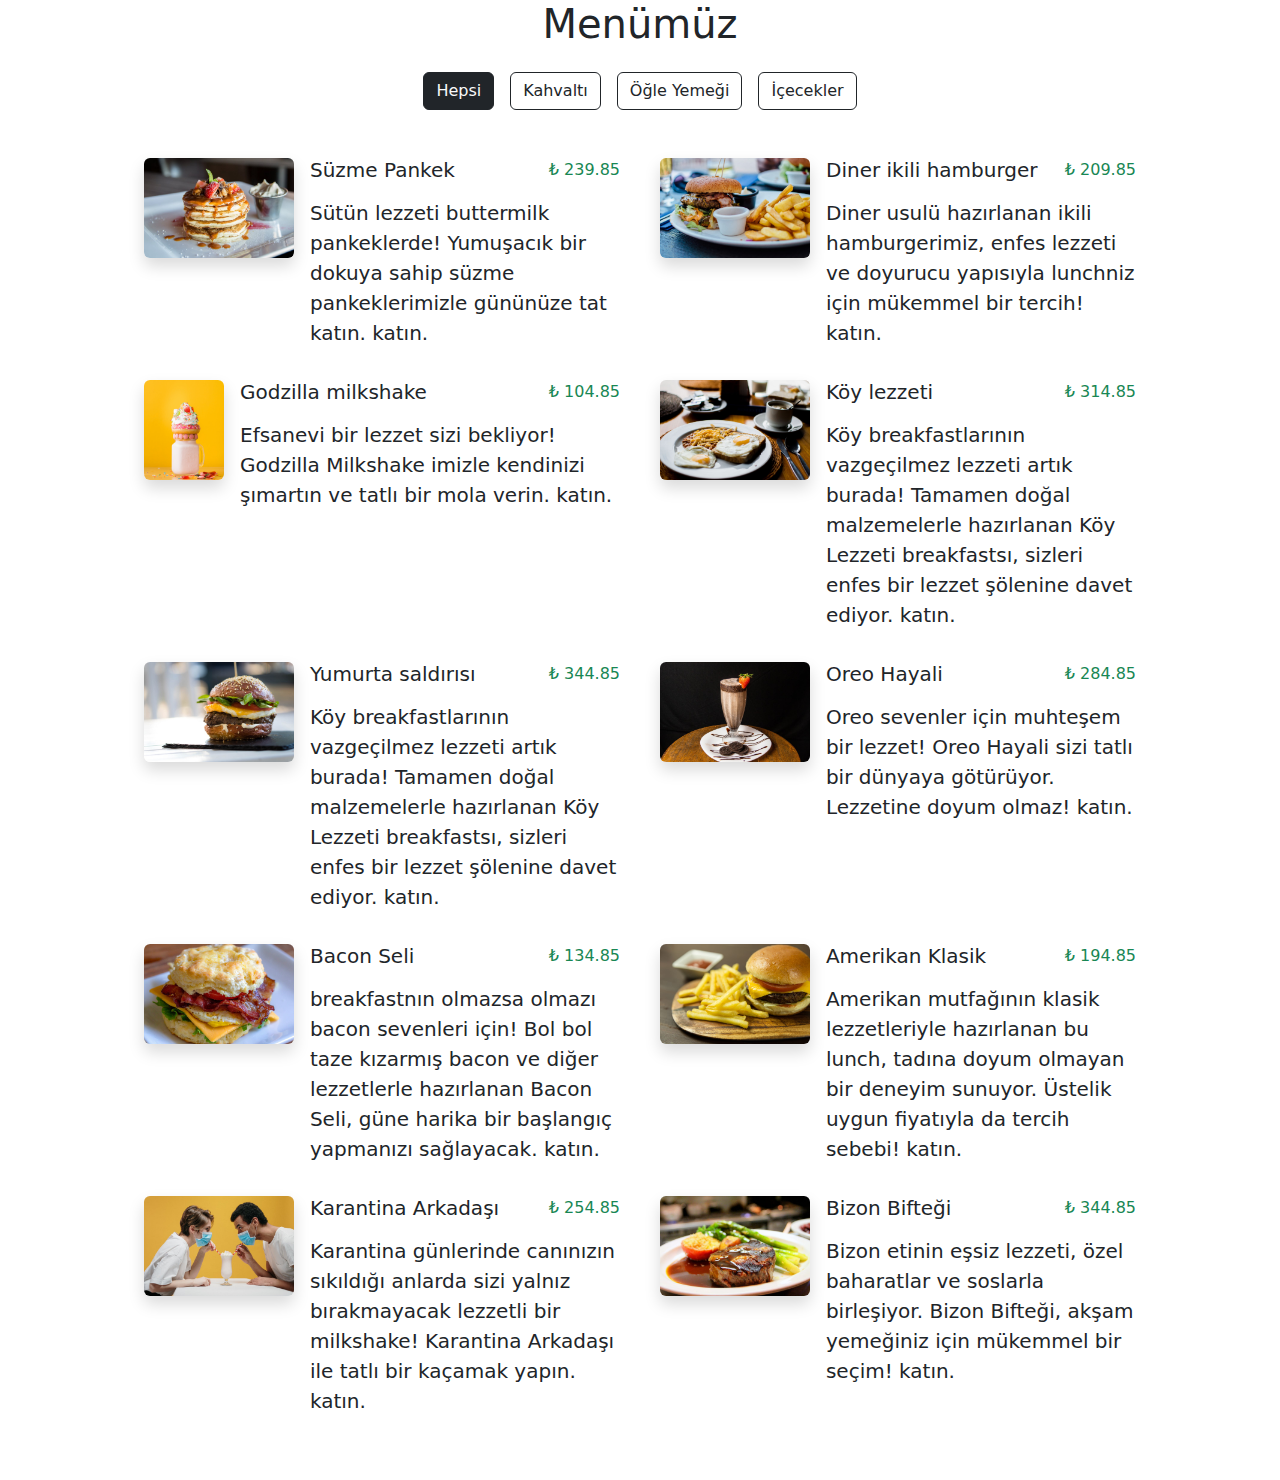
<file: index.html>
<!DOCTYPE html>
<html lang="en">
<head>
    <meta charset="UTF-8">
    <meta name="viewport" content="width=device-width, initial-scale=1.0">
    <title>QR Menü</title>
    <link rel="stylesheet" href="style.css">
    <link rel="stylesheet" href="https://cdnjs.cloudflare.com/ajax/libs/bootstrap/5.3.2/css/bootstrap.min.css"/>

</head>
<body>
    <!-- Üst kısım -->
<h1 class="text-center">Menümüz</h1>

<!-- Butonlar -->
<div id="buttons-area" class="d-flex justify-content-center gap-3 my-4"></div>

<!-- Menü Alanı -->
<div id="menu-area" class="row row-cols-1 justify-content-center gap-3 my-5"></div>

<!-- Js bağlantısı -->
    <script type="module" src="main.js"></script>
</body>
</html>
</file>
<file: style.css>
#card {
    max-width: 500px;
}

#card img {
    width: 150px;
    height: 100px;
}

@media (max-width: 760px) {
    #card {
        max-width: 400px;
    }
    #card img{
        width: 100%;
        height: 240px;
    }
}
</file>
